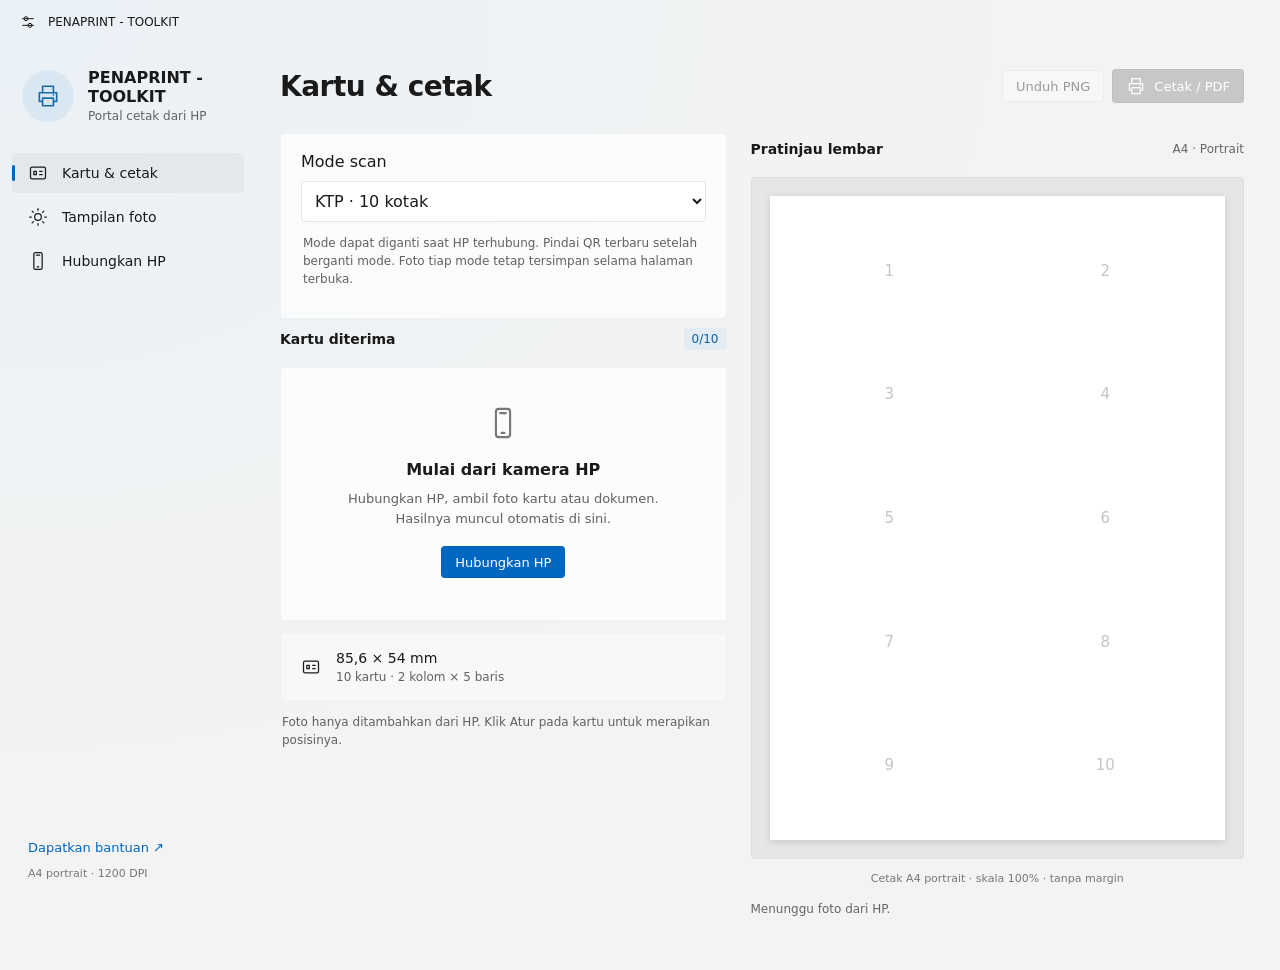
<file: index.html>
<!doctype html>
<html lang="id"><head><meta charset="utf-8"><meta name="viewport" content="width=device-width,initial-scale=1"><title>PENAPRINT - TOOLKIT</title><link rel="stylesheet" href="style.css"><script src="perspective.js" defer></script><script src="vendor/qrcode.min.js" defer></script><script src="pairing.js" defer></script><script src="app.js" defer></script></head>
<body>
<header class="titlebar"><svg class="icon" viewBox="0 0 24 24" fill="none" stroke="currentColor" stroke-width="1.5" stroke-linecap="round" stroke-linejoin="round" aria-hidden="true"><path d="M4 7h16M4 17h16"/><circle cx="9" cy="7" r="3"/><circle cx="15" cy="17" r="3"/></svg><span>PENAPRINT - TOOLKIT</span></header>
<div class="app-shell">
<aside class="navigation" aria-label="Navigasi">
  <div class="profile"><div class="profile-icon"><svg class="icon" viewBox="0 0 24 24" fill="none" stroke="currentColor" stroke-width="1.5" stroke-linecap="round" stroke-linejoin="round" aria-hidden="true"><path d="M7 8V3h10v5M7 17H4V9h16v8h-3M7 14h10v7H7zM17 11h.01"/></svg></div><div><strong>PENAPRINT - TOOLKIT</strong><span>Portal cetak dari HP</span></div></div>
  <nav class="nav-list"><button data-nav="cards" aria-current="page"><svg class="icon" viewBox="0 0 24 24" fill="none" stroke="currentColor" stroke-width="1.5" stroke-linecap="round" stroke-linejoin="round" aria-hidden="true"><rect x="3" y="5" width="18" height="14" rx="2"/><path d="M7 10h3v4H7zM14 10h3m-3 4h3"/></svg><span>Kartu & cetak</span></button><button data-nav="tone"><svg class="icon" viewBox="0 0 24 24" fill="none" stroke="currentColor" stroke-width="1.5" stroke-linecap="round" stroke-linejoin="round" aria-hidden="true"><circle cx="12" cy="12" r="4"/><path d="M12 2v2m0 16v2M2 12h2m16 0h2M5 5l1.5 1.5m11 11L19 19M5 19l1.5-1.5m11-11L19 5"/></svg><span>Tampilan foto</span></button><button data-nav="phone"><svg class="icon" viewBox="0 0 24 24" fill="none" stroke="currentColor" stroke-width="1.5" stroke-linecap="round" stroke-linejoin="round" aria-hidden="true"><rect x="7" y="2" width="10" height="20" rx="2"/><path d="M10 5h4m-3 14h2"/></svg><span>Hubungkan HP</span></button></nav>
  <div class="nav-footer"><a href="camera-help.html" target="_blank" rel="noopener">Dapatkan bantuan ↗</a><span>A4 portrait · 1200 DPI</span></div>
</aside>
<main class="workspace">
  <div class="page-heading"><h1 id="pageTitle">Kartu & cetak</h1><div class="actions"><button id="download" disabled>Unduh PNG</button><button id="print" class="primary" disabled><svg class="icon" viewBox="0 0 24 24" fill="none" stroke="currentColor" stroke-width="1.5" stroke-linecap="round" stroke-linejoin="round" aria-hidden="true"><path d="M7 8V3h10v5M7 17H4V9h16v8h-3M7 14h10v7H7zM17 11h.01"/></svg>Cetak / PDF</button></div></div>
  <div class="content-grid">
    <div class="settings-column">
      <section data-pane="cards"><div class="setting-card"><label for="scanMode">Mode scan</label><select id="scanMode"><option value="ktp">KTP · 10 kotak</option><option value="a4">Dokumen · A4 borderless</option></select><p class="subtle">Mode dapat diganti saat HP terhubung. Pindai QR terbaru setelah berganti mode. Foto tiap mode tetap tersimpan selama halaman terbuka.</p></div>
        <div class="section-heading"><h2>Kartu diterima</h2><span id="count" class="count">0/10</span></div>
        <div class="setting-card card-inbox"><div id="empty" class="empty-state"><svg class="icon" viewBox="0 0 24 24" fill="none" stroke="currentColor" stroke-width="1.5" stroke-linecap="round" stroke-linejoin="round" aria-hidden="true"><rect x="7" y="2" width="10" height="20" rx="2"/><path d="M10 5h4m-3 14h2"/></svg><h3>Mulai dari kamera HP</h3><p>Hubungkan HP, ambil foto kartu atau dokumen.<br>Hasilnya muncul otomatis di sini.</p><button data-nav="phone" class="primary">Hubungkan HP</button></div><ol id="cards" aria-label="Kartu dari HP"></ol><div class="duplicate-controls"><label for="duplicateSource">Kartu yang digandakan</label><select id="duplicateSource" disabled aria-label="Kartu yang digandakan"></select><div class="duplicate-row"><label for="duplicateCount">Salinan tambahan<input id="duplicateCount" type="number" min="1" max="9" step="1" value="1" disabled aria-describedby="duplicateHint"></label><button id="fill" disabled>Gandakan</button></div><p id="duplicateHint" class="subtle">Pilih kartu dan jumlah salinan.</p></div><div class="card-actions"><button id="clear" disabled>Kosongkan lembar</button></div></div>
        <div class="fixed-info"><svg class="icon" viewBox="0 0 24 24" fill="none" stroke="currentColor" stroke-width="1.5" stroke-linecap="round" stroke-linejoin="round" aria-hidden="true"><rect x="3" y="5" width="18" height="14" rx="2"/><path d="M7 10h3v4H7zM14 10h3m-3 4h3"/></svg><div><strong>85,6 × 54 mm</strong><span>10 kartu · 2 kolom × 5 baris</span></div></div>
        <p class="subtle">Foto hanya ditambahkan dari HP. Klik Atur pada kartu untuk merapikan posisinya.</p>
      </section>
      <section data-pane="tone" hidden>
        <div class="section-heading"><h2>Sesuaikan hasil foto</h2><button id="resetTone">Reset</button></div>
<div class="setting-card tone-control"><div class="control-heading"><div><label for="autoEnhance">Perjelas otomatis</label><p>Kurangi bayangan, putihkan latar, dan pertegas teks.</p></div><label class="windows-toggle"><input id="autoEnhance" type="checkbox" role="switch"><span class="toggle-track" aria-hidden="true"></span><span id="autoEnhanceState">Nonaktif</span></label></div><p>Periksa hasil pada foto dan latar berwarna. Matikan untuk kembali ke pengaturan manual.</p></div><div class="setting-card tone-control"><div class="control-heading"><div><label for="grayscale">Grayscale</label><p>Abu-abu penuh (100%) saat diaktifkan</p></div><label class="windows-toggle"><input id="grayscale" type="checkbox" role="switch" checked><span class="toggle-track" aria-hidden="true"></span><span id="grayscaleState">Ya</span></label></div></div><div class="setting-card tone-control"><div class="control-heading"><label for="brightness">Kecerahan</label><div class="number-field"><input id="brightnessValue" aria-label="Nilai kecerahan" type="number" min="25" max="300" step="1" value="100"><span>%</span></div></div><p>Terangkan atau gelapkan seluruh foto</p><input id="brightness" type="range" min="25" max="300" step="1" value="100"></div><div class="setting-card tone-control"><div class="control-heading"><label for="contrast">Kontras</label><div class="number-field"><input id="contrastValue" aria-label="Nilai kontras" type="number" min="25" max="250" step="1" value="100"><span>%</span></div></div><p>Perjelas perbedaan teks dan latar</p><input id="contrast" type="range" min="25" max="250" step="1" value="100"></div><div class="setting-card tone-control"><div class="control-heading"><label for="exposure">Exposure</label><div class="number-field"><input id="exposureValue" aria-label="Nilai exposure" type="number" min="-2" max="2" step="0.1" value="0"><span>EV</span></div></div><p>Tambahkan atau kurangi pencahayaan</p><input id="exposure" type="range" min="-2" max="2" step="0.1" value="0"></div><div class="setting-card tone-control"><div class="control-heading"><label for="denoise">Kurangi noise</label><div class="number-field"><input id="denoiseValue" aria-label="Nilai kurangi noise" type="number" min="0" max="100" step="1" value="0"><span>%</span></div></div><p>Haluskan bintik foto sambil menjaga tepi teks.</p><input id="denoise" type="range" min="0" max="100" step="1" value="0"></div><div class="setting-card tone-control"><div class="control-heading"><label for="sharpness">Ketajaman</label><div class="number-field"><input id="sharpnessValue" aria-label="Nilai ketajaman" type="number" min="0" max="100" step="1" value="0"><span>%</span></div></div><p>Perjelas tepi teks dan foto. Nilai tinggi dapat menimbulkan garis tepi berlebih.</p><input id="sharpness" type="range" min="0" max="100" step="1" value="0"></div><p class="subtle">Berlaku untuk semua kartu dan hasil cetak. Foto asli tetap tersimpan selama halaman ini terbuka.</p>
      </section>
      <section data-pane="phone" id="phoneConnection" hidden>
        <div class="section-heading"><h2>Kamera HP</h2></div><div class="setting-card connection-card"><svg class="icon" viewBox="0 0 24 24" fill="none" stroke="currentColor" stroke-width="1.5" stroke-linecap="round" stroke-linejoin="round" aria-hidden="true"><rect x="7" y="2" width="10" height="20" rx="2"/><path d="M10 5h4m-3 14h2"/></svg><h3>Hubungkan kamera Anda</h3><p>Pindai QR dari HP di Wi-Fi yang sama.</p><div class="actions"><button id="pairPhone" class="primary">Hubungkan HP</button><button id="closePair" hidden>Putuskan</button></div><div id="pairDetails" hidden><div id="pairQr"></div><a id="phoneLink" target="_blank" rel="noopener">Buka kamera HP ↗</a></div><p id="connectionStatus" role="status">Buka portal dari tautan server untuk menghubungkan HP.</p></div>
      </section>
    </div>
    <div class="preview-column"><div class="section-heading"><h2>Pratinjau lembar</h2><span>A4 · Portrait</span></div><div class="paper-wrap"><div id="paper"><div id="slots"></div></div></div><p class="print-note">Cetak A4 portrait · skala 100% · tanpa margin</p><p id="status" role="status" aria-live="polite">Menunggu foto dari HP.</p></div>
  </div>
</main>
</div>
<dialog id="editor">
<div class="editor-heading"><h2>Rapikan foto KTP</h2><button id="cancelEdit">Tutup</button></div>
<p class="hint">Untuk foto dari sudut kamera: geser empat titik ke sudut KTP, urut kiri atas → kanan atas → kanan bawah → kiri bawah, lalu klik Luruskan. Foto asli tidak ditimpa.</p>
<div class="edit-grid"><div><svg id="cornerEditor" aria-label="Atur empat sudut foto" viewBox="0 0 1000 700"></svg><button id="rectify">Luruskan 4 sudut</button><button id="original">Kembali ke foto asli</button><p id="editStatus" role="status"></p></div><div><div id="editPreview"></div><p id="quality" class="hint"></p></div></div>
<div class="adjustments">
<label>Putar 90° <button id="rotate" type="button">↻ Putar kanan</button></label>
<label>Kemiringan (°)<input id="angle" type="number" min="-45" max="45" step="0.1" value="0"></label>
<label>Zoom (%)<input id="zoom" type="number" min="10" max="500" step="1" value="100"></label>
<label>Geser X (% kotak)<input id="offsetX" type="number" min="-100" max="100" step="0.5" value="0"></label>
<label>Geser Y (% kotak)<input id="offsetY" type="number" min="-100" max="100" step="0.5" value="0"></label>
</div><p class="hint">Pratinjau kanan adalah hasil cetak. Zoom dan geser dapat memotong tepi; pastikan seluruh informasi KTP terlihat.</p>
<div class="actions"><button id="resetAdjust">Reset posisi</button><button id="saveEdit" class="primary">Simpan pengaturan</button></div>
</dialog>
</body></html>
</file>
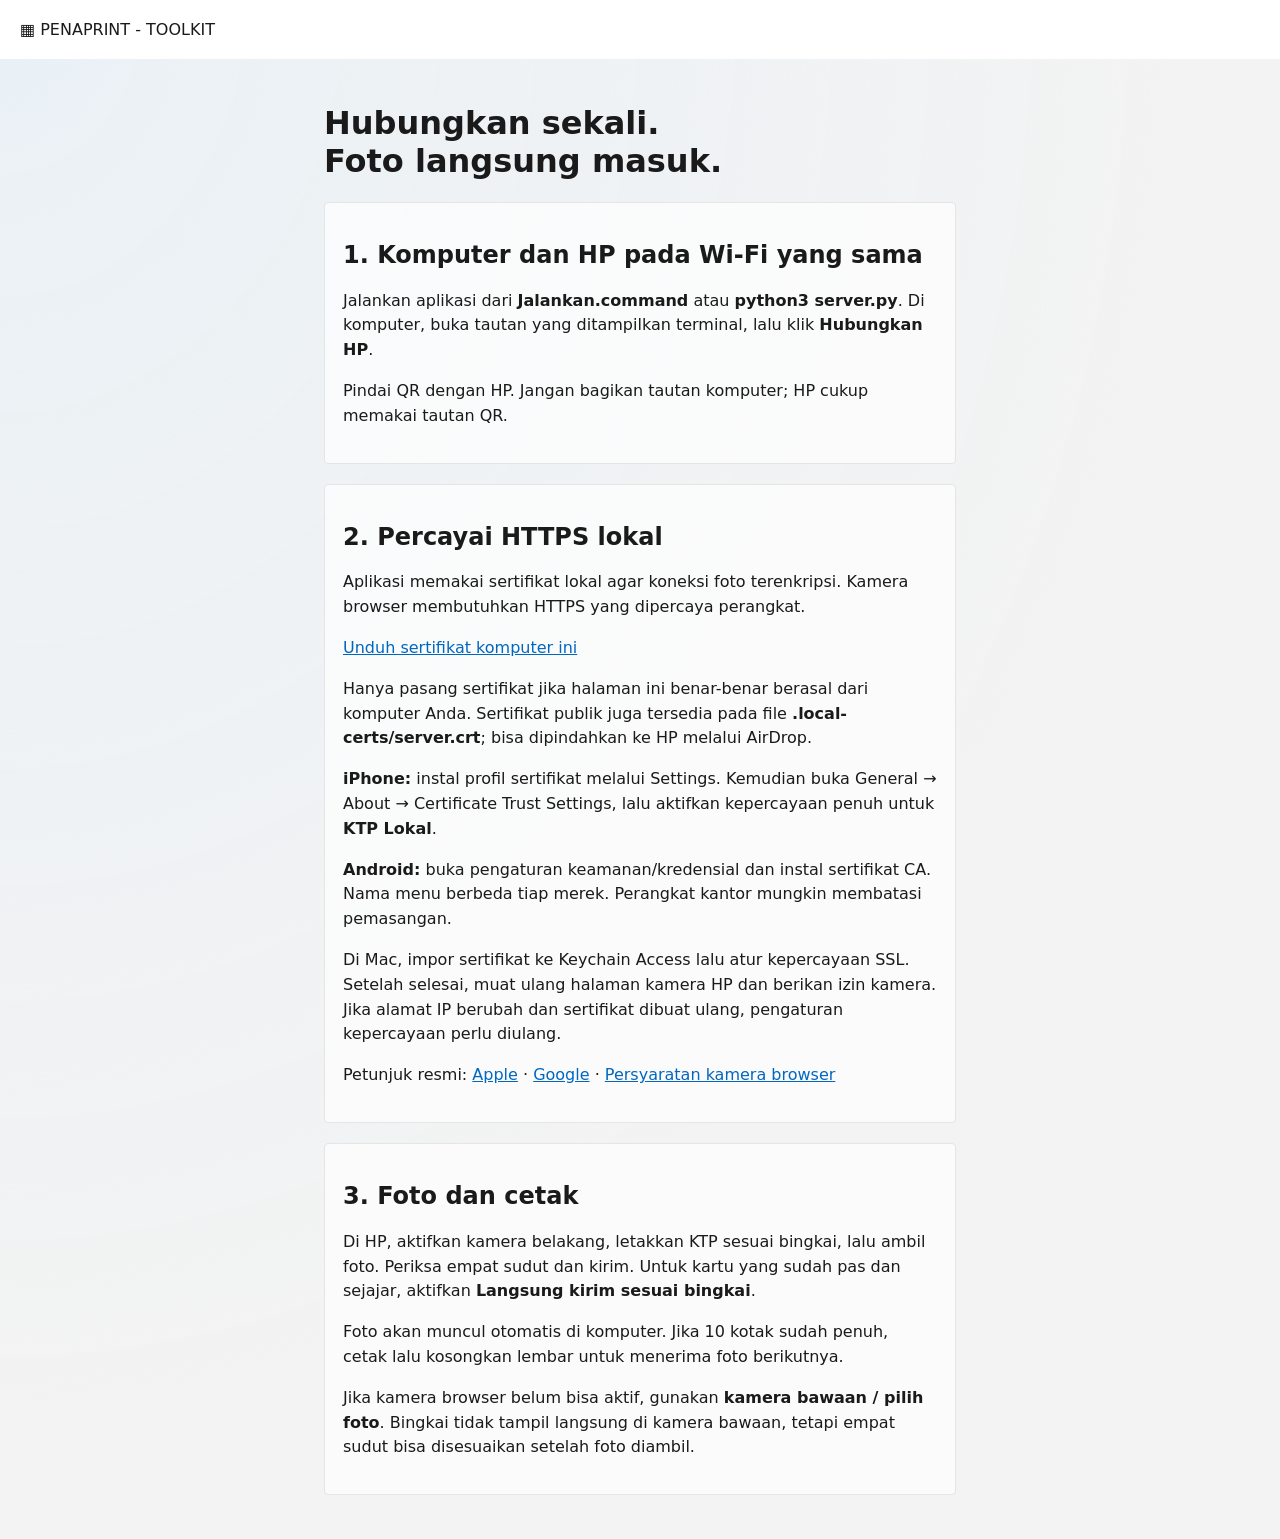
<file: camera-help.html>
<!doctype html><html lang="id"><head><meta charset="utf-8"><meta name="viewport" content="width=device-width,initial-scale=1"><title>PENAPRINT - TOOLKIT | Panduan kamera HP</title><link rel="stylesheet" href="phone.css"></head><body><header>▦ PENAPRINT - TOOLKIT</header><main><h1>Hubungkan sekali.<br>Foto langsung masuk.</h1><section><h2>1. Komputer dan HP pada Wi-Fi yang sama</h2><p>Jalankan aplikasi dari <strong>Jalankan.command</strong> atau <strong>python3 server.py</strong>. Di komputer, buka tautan yang ditampilkan terminal, lalu klik <strong>Hubungkan HP</strong>.</p><p>Pindai QR dengan HP. Jangan bagikan tautan komputer; HP cukup memakai tautan QR.</p></section><section><h2>2. Percayai HTTPS lokal</h2><p>Aplikasi memakai sertifikat lokal agar koneksi foto terenkripsi. Kamera browser membutuhkan HTTPS yang dipercaya perangkat.</p><p><a href="/local-certificate.crt">Unduh sertifikat komputer ini</a></p><p>Hanya pasang sertifikat jika halaman ini benar-benar berasal dari komputer Anda. Sertifikat publik juga tersedia pada file <strong>.local-certs/server.crt</strong>; bisa dipindahkan ke HP melalui AirDrop.</p><p><strong>iPhone:</strong> instal profil sertifikat melalui Settings. Kemudian buka General → About → Certificate Trust Settings, lalu aktifkan kepercayaan penuh untuk <strong>KTP Lokal</strong>.</p><p><strong>Android:</strong> buka pengaturan keamanan/kredensial dan instal sertifikat CA. Nama menu berbeda tiap merek. Perangkat kantor mungkin membatasi pemasangan.</p><p>Di Mac, impor sertifikat ke Keychain Access lalu atur kepercayaan SSL. Setelah selesai, muat ulang halaman kamera HP dan berikan izin kamera. Jika alamat IP berubah dan sertifikat dibuat ulang, pengaturan kepercayaan perlu diulang.</p><p class="hint">Petunjuk resmi: <a href="https://support.apple.com/102390" target="_blank" rel="noopener noreferrer">Apple</a> · <a href="https://support.google.com/pixelphone/answer/2844832?hl=en" target="_blank" rel="noopener noreferrer">Google</a> · <a href="https://developer.mozilla.org/en-US/docs/Web/API/MediaDevices/getUserMedia" target="_blank" rel="noopener noreferrer">Persyaratan kamera browser</a></p></section><section><h2>3. Foto dan cetak</h2><p>Di HP, aktifkan kamera belakang, letakkan KTP sesuai bingkai, lalu ambil foto. Periksa empat sudut dan kirim. Untuk kartu yang sudah pas dan sejajar, aktifkan <strong>Langsung kirim sesuai bingkai</strong>.</p><p>Foto akan muncul otomatis di komputer. Jika 10 kotak sudah penuh, cetak lalu kosongkan lembar untuk menerima foto berikutnya.</p><p>Jika kamera browser belum bisa aktif, gunakan <strong>kamera bawaan / pilih foto</strong>. Bingkai tidak tampil langsung di kamera bawaan, tetapi empat sudut bisa disesuaikan setelah foto diambil.</p></section></main></body></html>
</file>
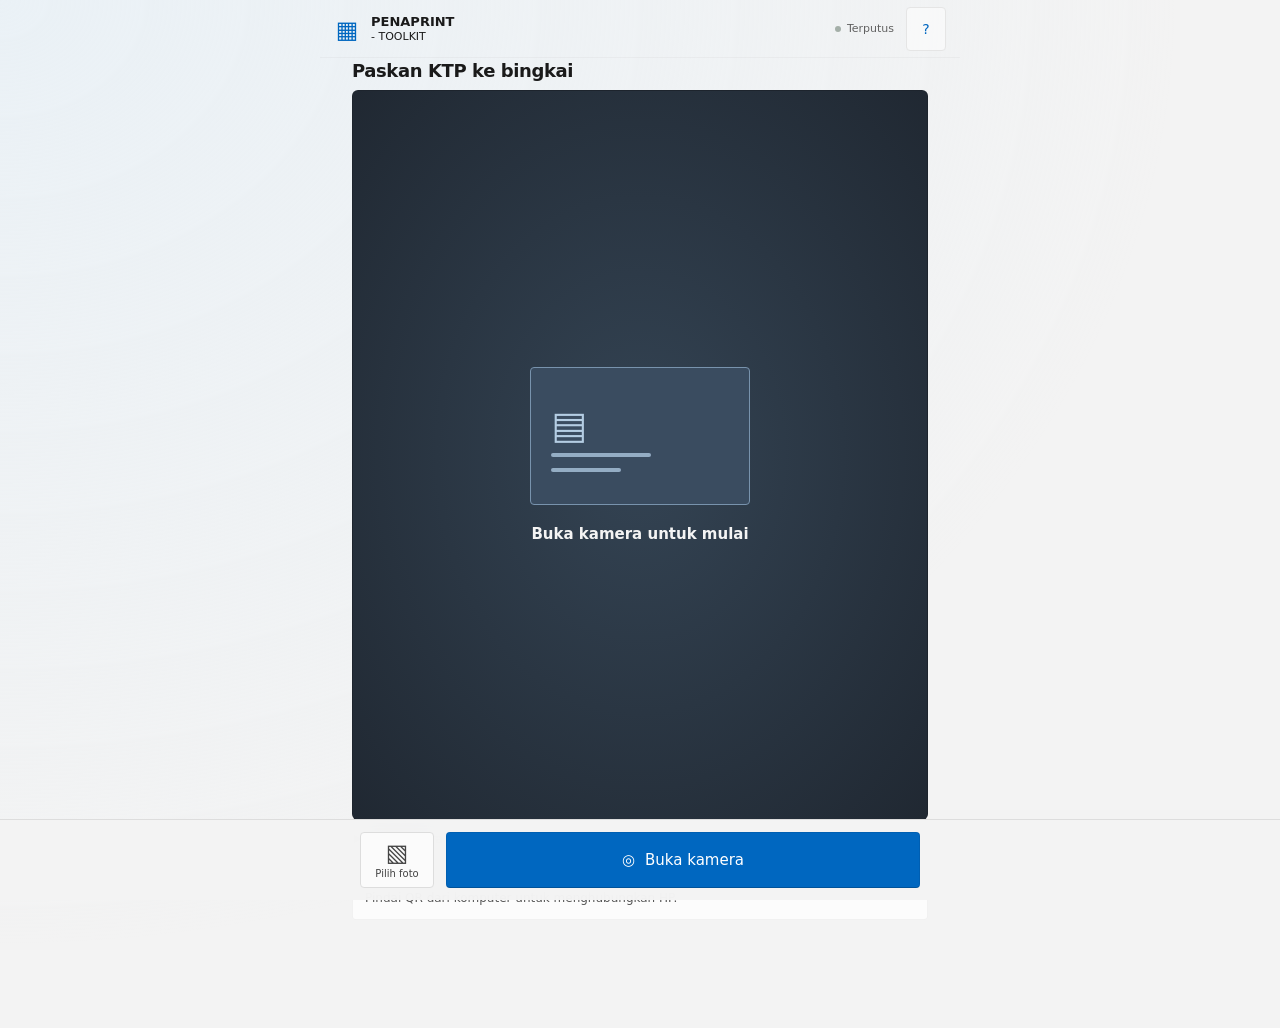
<file: phone.html>
<!doctype html>
<html lang="id"><head><meta charset="utf-8"><meta name="viewport" content="width=device-width,initial-scale=1,viewport-fit=cover"><meta name="theme-color" content="#f3f3f3"><title>PENAPRINT - TOOLKIT | Kamera</title><link rel="stylesheet" href="phone.css"><script src="perspective.js" defer></script><script src="phone.js" defer></script></head>
<body class="camera-app" data-screen="capture">
<header class="topbar"><a class="brand" href="#" aria-label="PENAPRINT - TOOLKIT"><span class="brand-icon">▦</span><span class="brand-name">PENAPRINT <span class="brand-light">- TOOLKIT</span></span></a><span id="connection" class="connection">Menghubungkan…</span><a class="help-button" href="camera-help.html" target="_blank" rel="noopener" aria-label="Bantuan kamera">?</a></header>
<main>

<div id="capturePanel">
<div class="screen-heading capture-heading"><h1>Paskan KTP ke bingkai</h1><p id="frameInstruction">Posisikan kartu tegak, sejajar dengan HP.</p></div>
<div id="cameraStage"><video id="video" autoplay muted playsinline></video><div id="frame"><span>PASKAN TEPI KTP DI SINI</span></div><div id="cameraPlaceholder"><div class="card-outline"><span>▤</span><i></i><i></i></div><strong>Buka kamera untuk mulai</strong></div><span id="cameraBadge" hidden>KAMERA BELAKANG</span></div>
<details class="camera-details"><summary>Opsi kamera</summary><div class="capture-settings"><label class="auto-setting" for="autoSend"><span><strong>Kirim otomatis</strong><small>Lewati pemeriksaan setelah memotret</small></span><input id="autoSend" type="checkbox" role="switch"><span class="switch" aria-hidden="true"></span></label></div>
<p id="resolution">Resolusi akan tampil setelah kamera aktif.</p><p>Foto miring? Matikan Kirim otomatis untuk merapikan empat sudut sebelum mengirim.</p><a href="camera-help.html" target="_blank" rel="noopener">Kamera tidak bisa dibuka?</a></details>
<div class="action-dock"><div class="dock-content"><label class="gallery-button" for="nativeCamera"><span aria-hidden="true">▧</span><span>Pilih foto</span><input id="nativeCamera" type="file" accept="image/*" aria-label="Pilih foto dari galeri"></label><button id="startCamera" class="primary"><span aria-hidden="true">◎</span> Buka kamera</button><button id="shutter" class="primary shutter" disabled hidden><span class="shutter-icon" aria-hidden="true"></span> Ambil foto</button></div><p class="dock-note">Foto dikirim langsung ke komputer Anda</p></div>
</div>
<p id="status" class="status" role="status" aria-live="polite">Mempersiapkan sambungan…</p>
<section id="review" hidden>
<div class="screen-heading"><p class="eyebrow">RAPIKAN TEPI</p><h1>Sudutnya sudah pas?</h1><p>Tarik titik ke empat sudut KTP. Bagian di luar garis akan dipotong.</p></div>
<div class="corner-workspace"><svg id="corners" aria-label="Atur empat sudut KTP"></svg><canvas id="loupe" width="180" height="180" hidden aria-hidden="true"></canvas></div>
<p class="corner-tip"><span>↔</span> Geser titik bernomor. Kaca pembesar membantu melihat tepinya.</p>
<div class="action-dock"><div class="dock-content"><button id="retake" class="secondary">Foto ulang</button><button id="send" class="primary">Kirim ke komputer <span aria-hidden="true">→</span></button></div><p class="dock-note">Sudut akan diluruskan saat dikirim</p></div>
</section>
<section id="sent" hidden>
<div class="success-icon" aria-hidden="true">✓</div><div class="screen-heading"><p class="eyebrow">BERHASIL DIKIRIM</p><h1>Foto sudah terkirim</h1><p>Lanjutkan di komputer untuk mencetak.</p></div><div class="result-card"><img id="result" alt="Hasil KTP yang dikirim"></div><p id="receipt" role="status"></p>
<div class="action-dock"><div class="dock-content"><button id="next" class="primary">Foto KTP berikutnya <span aria-hidden="true">＋</span></button></div><p class="dock-note">Kartu sebelumnya tetap ada di komputer</p></div>
</section>
</main></body></html>
</file>
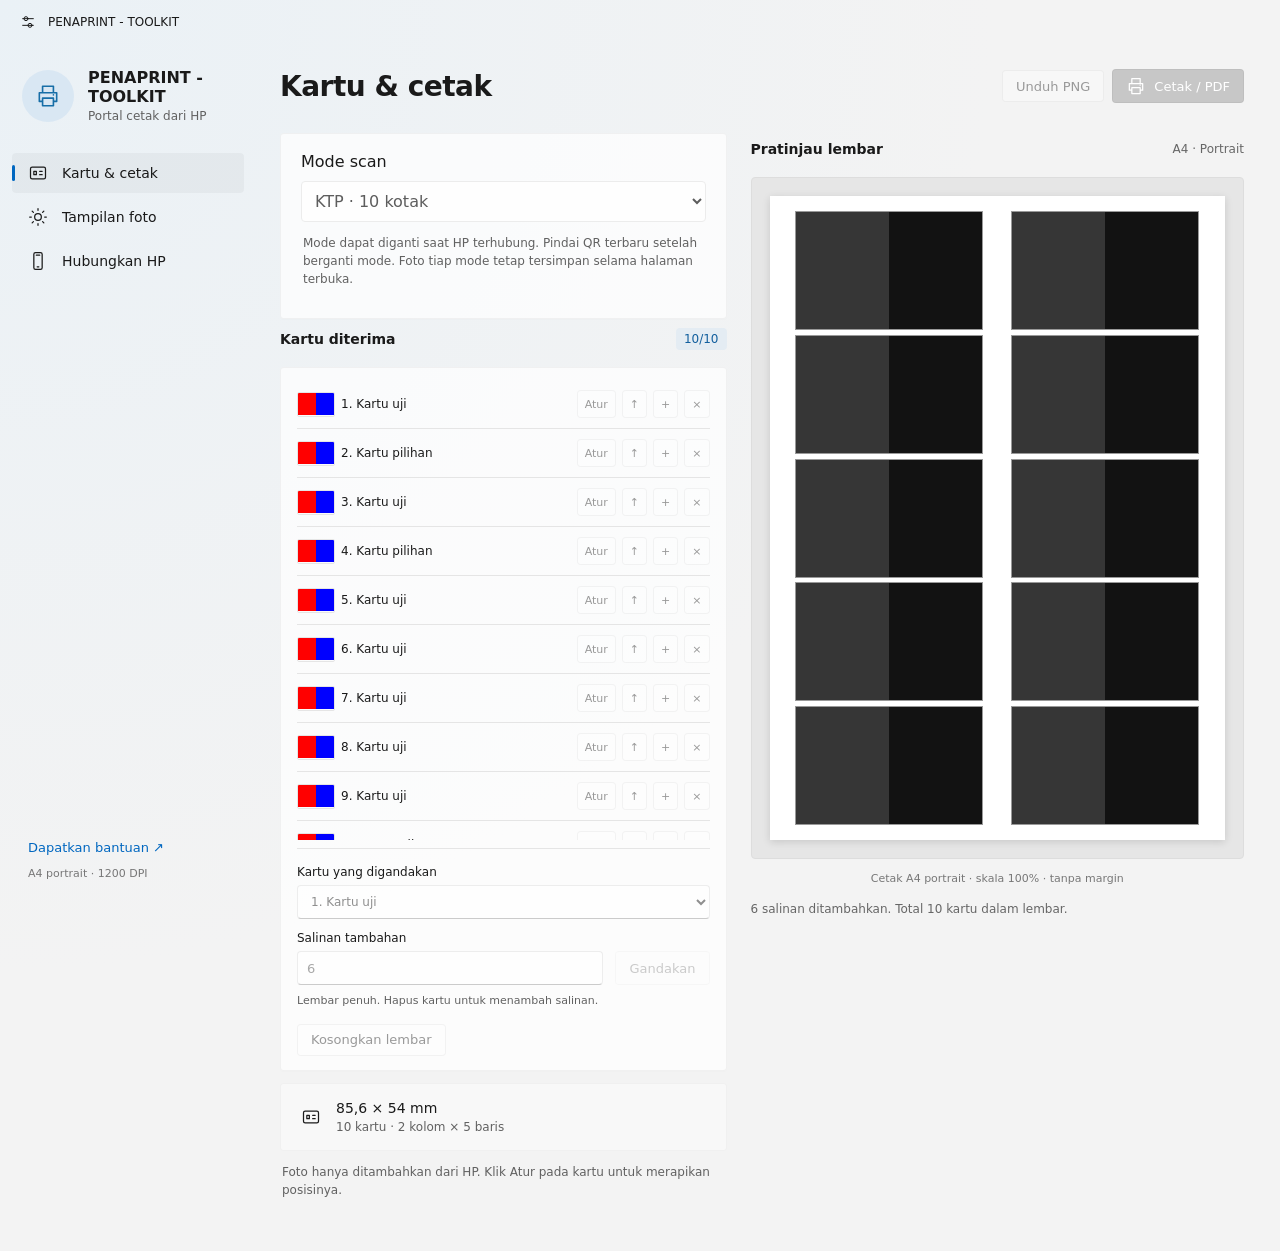
<file: tests/verify-browser.html>
<!doctype html>
<html lang="id"><head><meta charset="utf-8"><meta name="viewport" content="width=device-width,initial-scale=1"><title>PENAPRINT - TOOLKIT</title><link rel="stylesheet" href="../style.css"><script src="../perspective.js" defer></script><script src="../vendor/qrcode.min.js" defer></script><script src="../pairing.js" defer></script><script src="../app.js" defer></script></head>
<body>
<header class="titlebar"><svg class="icon" viewBox="0 0 24 24" fill="none" stroke="currentColor" stroke-width="1.5" stroke-linecap="round" stroke-linejoin="round" aria-hidden="true"><path d="M4 7h16M4 17h16"/><circle cx="9" cy="7" r="3"/><circle cx="15" cy="17" r="3"/></svg><span>PENAPRINT - TOOLKIT</span></header>
<div class="app-shell">
<aside class="navigation" aria-label="Navigasi">
  <div class="profile"><div class="profile-icon"><svg class="icon" viewBox="0 0 24 24" fill="none" stroke="currentColor" stroke-width="1.5" stroke-linecap="round" stroke-linejoin="round" aria-hidden="true"><path d="M7 8V3h10v5M7 17H4V9h16v8h-3M7 14h10v7H7zM17 11h.01"/></svg></div><div><strong>PENAPRINT - TOOLKIT</strong><span>Portal cetak dari HP</span></div></div>
  <nav class="nav-list"><button data-nav="cards" aria-current="page"><svg class="icon" viewBox="0 0 24 24" fill="none" stroke="currentColor" stroke-width="1.5" stroke-linecap="round" stroke-linejoin="round" aria-hidden="true"><rect x="3" y="5" width="18" height="14" rx="2"/><path d="M7 10h3v4H7zM14 10h3m-3 4h3"/></svg><span>Kartu & cetak</span></button><button data-nav="tone"><svg class="icon" viewBox="0 0 24 24" fill="none" stroke="currentColor" stroke-width="1.5" stroke-linecap="round" stroke-linejoin="round" aria-hidden="true"><circle cx="12" cy="12" r="4"/><path d="M12 2v2m0 16v2M2 12h2m16 0h2M5 5l1.5 1.5m11 11L19 19M5 19l1.5-1.5m11-11L19 5"/></svg><span>Tampilan foto</span></button><button data-nav="phone"><svg class="icon" viewBox="0 0 24 24" fill="none" stroke="currentColor" stroke-width="1.5" stroke-linecap="round" stroke-linejoin="round" aria-hidden="true"><rect x="7" y="2" width="10" height="20" rx="2"/><path d="M10 5h4m-3 14h2"/></svg><span>Hubungkan HP</span></button></nav>
  <div class="nav-footer"><a href="camera-help.html" target="_blank" rel="noopener">Dapatkan bantuan ↗</a><span>A4 portrait · 1200 DPI</span></div>
</aside>
<main class="workspace">
  <div class="page-heading"><h1 id="pageTitle">Kartu & cetak</h1><div class="actions"><button id="download" disabled>Unduh PNG</button><button id="print" class="primary" disabled><svg class="icon" viewBox="0 0 24 24" fill="none" stroke="currentColor" stroke-width="1.5" stroke-linecap="round" stroke-linejoin="round" aria-hidden="true"><path d="M7 8V3h10v5M7 17H4V9h16v8h-3M7 14h10v7H7zM17 11h.01"/></svg>Cetak / PDF</button></div></div>
  <div class="content-grid">
    <div class="settings-column">
      <section data-pane="cards"><div class="setting-card"><label for="scanMode">Mode scan</label><select id="scanMode"><option value="ktp">KTP · 10 kotak</option><option value="a4">Dokumen · A4 borderless</option></select><p class="subtle">Mode dapat diganti saat HP terhubung. Pindai QR terbaru setelah berganti mode. Foto tiap mode tetap tersimpan selama halaman terbuka.</p></div>
        <div class="section-heading"><h2>Kartu diterima</h2><span id="count" class="count">0/10</span></div>
        <div class="setting-card card-inbox"><div id="empty" class="empty-state"><svg class="icon" viewBox="0 0 24 24" fill="none" stroke="currentColor" stroke-width="1.5" stroke-linecap="round" stroke-linejoin="round" aria-hidden="true"><rect x="7" y="2" width="10" height="20" rx="2"/><path d="M10 5h4m-3 14h2"/></svg><h3>Mulai dari kamera HP</h3><p>Hubungkan HP, ambil foto kartu atau dokumen.<br>Hasilnya muncul otomatis di sini.</p><button data-nav="phone" class="primary">Hubungkan HP</button></div><ol id="cards" aria-label="Kartu dari HP"></ol><div class="duplicate-controls"><label for="duplicateSource">Kartu yang digandakan</label><select id="duplicateSource" disabled aria-label="Kartu yang digandakan"></select><div class="duplicate-row"><label for="duplicateCount">Salinan tambahan<input id="duplicateCount" type="number" min="1" max="9" step="1" value="1" disabled aria-describedby="duplicateHint"></label><button id="fill" disabled>Gandakan</button></div><p id="duplicateHint" class="subtle">Pilih kartu dan jumlah salinan.</p></div><div class="card-actions"><button id="clear" disabled>Kosongkan lembar</button></div></div>
        <div class="fixed-info"><svg class="icon" viewBox="0 0 24 24" fill="none" stroke="currentColor" stroke-width="1.5" stroke-linecap="round" stroke-linejoin="round" aria-hidden="true"><rect x="3" y="5" width="18" height="14" rx="2"/><path d="M7 10h3v4H7zM14 10h3m-3 4h3"/></svg><div><strong>85,6 × 54 mm</strong><span>10 kartu · 2 kolom × 5 baris</span></div></div>
        <p class="subtle">Foto hanya ditambahkan dari HP. Klik Atur pada kartu untuk merapikan posisinya.</p>
      </section>
      <section data-pane="tone" hidden>
        <div class="section-heading"><h2>Sesuaikan hasil foto</h2><button id="resetTone">Reset</button></div>
<div class="setting-card tone-control"><div class="control-heading"><div><label for="autoEnhance">Perjelas otomatis</label><p>Kurangi bayangan, putihkan latar, dan pertegas teks.</p></div><label class="windows-toggle"><input id="autoEnhance" type="checkbox" role="switch"><span class="toggle-track" aria-hidden="true"></span><span id="autoEnhanceState">Nonaktif</span></label></div><p>Periksa hasil pada foto dan latar berwarna. Matikan untuk kembali ke pengaturan manual.</p></div><div class="setting-card tone-control"><div class="control-heading"><div><label for="grayscale">Grayscale</label><p>Abu-abu penuh (100%) saat diaktifkan</p></div><label class="windows-toggle"><input id="grayscale" type="checkbox" role="switch" checked><span class="toggle-track" aria-hidden="true"></span><span id="grayscaleState">Ya</span></label></div></div><div class="setting-card tone-control"><div class="control-heading"><label for="brightness">Kecerahan</label><div class="number-field"><input id="brightnessValue" aria-label="Nilai kecerahan" type="number" min="25" max="300" step="1" value="100"><span>%</span></div></div><p>Terangkan atau gelapkan seluruh foto</p><input id="brightness" type="range" min="25" max="300" step="1" value="100"></div><div class="setting-card tone-control"><div class="control-heading"><label for="contrast">Kontras</label><div class="number-field"><input id="contrastValue" aria-label="Nilai kontras" type="number" min="25" max="250" step="1" value="100"><span>%</span></div></div><p>Perjelas perbedaan teks dan latar</p><input id="contrast" type="range" min="25" max="250" step="1" value="100"></div><div class="setting-card tone-control"><div class="control-heading"><label for="exposure">Exposure</label><div class="number-field"><input id="exposureValue" aria-label="Nilai exposure" type="number" min="-2" max="2" step="0.1" value="0"><span>EV</span></div></div><p>Tambahkan atau kurangi pencahayaan</p><input id="exposure" type="range" min="-2" max="2" step="0.1" value="0"></div><div class="setting-card tone-control"><div class="control-heading"><label for="denoise">Kurangi noise</label><div class="number-field"><input id="denoiseValue" aria-label="Nilai kurangi noise" type="number" min="0" max="100" step="1" value="0"><span>%</span></div></div><p>Haluskan bintik foto sambil menjaga tepi teks.</p><input id="denoise" type="range" min="0" max="100" step="1" value="0"></div><div class="setting-card tone-control"><div class="control-heading"><label for="sharpness">Ketajaman</label><div class="number-field"><input id="sharpnessValue" aria-label="Nilai ketajaman" type="number" min="0" max="100" step="1" value="0"><span>%</span></div></div><p>Perjelas tepi teks dan foto. Nilai tinggi dapat menimbulkan garis tepi berlebih.</p><input id="sharpness" type="range" min="0" max="100" step="1" value="0"></div><p class="subtle">Berlaku untuk semua kartu dan hasil cetak. Foto asli tetap tersimpan selama halaman ini terbuka.</p>
      </section>
      <section data-pane="phone" id="phoneConnection" hidden>
        <div class="section-heading"><h2>Kamera HP</h2></div><div class="setting-card connection-card"><svg class="icon" viewBox="0 0 24 24" fill="none" stroke="currentColor" stroke-width="1.5" stroke-linecap="round" stroke-linejoin="round" aria-hidden="true"><rect x="7" y="2" width="10" height="20" rx="2"/><path d="M10 5h4m-3 14h2"/></svg><h3>Hubungkan kamera Anda</h3><p>Pindai QR dari HP di Wi-Fi yang sama.</p><div class="actions"><button id="pairPhone" class="primary">Hubungkan HP</button><button id="closePair" hidden>Putuskan</button></div><div id="pairDetails" hidden><div id="pairQr"></div><a id="phoneLink" target="_blank" rel="noopener">Buka kamera HP ↗</a></div><p id="connectionStatus" role="status">Buka portal dari tautan server untuk menghubungkan HP.</p></div>
      </section>
    </div>
    <div class="preview-column"><div class="section-heading"><h2>Pratinjau lembar</h2><span>A4 · Portrait</span></div><div class="paper-wrap"><div id="paper"><div id="slots"></div></div></div><p class="print-note">Cetak A4 portrait · skala 100% · tanpa margin</p><p id="status" role="status" aria-live="polite">Menunggu foto dari HP.</p></div>
  </div>
</main>
</div>
<dialog id="editor">
<div class="editor-heading"><h2>Rapikan foto KTP</h2><button id="cancelEdit">Tutup</button></div>
<p class="hint">Untuk foto dari sudut kamera: geser empat titik ke sudut KTP, urut kiri atas → kanan atas → kanan bawah → kiri bawah, lalu klik Luruskan. Foto asli tidak ditimpa.</p>
<div class="edit-grid"><div><svg id="cornerEditor" aria-label="Atur empat sudut foto" viewBox="0 0 1000 700"></svg><button id="rectify">Luruskan 4 sudut</button><button id="original">Kembali ke foto asli</button><p id="editStatus" role="status"></p></div><div><div id="editPreview"></div><p id="quality" class="hint"></p></div></div>
<div class="adjustments">
<label>Putar 90° <button id="rotate" type="button">↻ Putar kanan</button></label>
<label>Kemiringan (°)<input id="angle" type="number" min="-45" max="45" step="0.1" value="0"></label>
<label>Zoom (%)<input id="zoom" type="number" min="10" max="500" step="1" value="100"></label>
<label>Geser X (% kotak)<input id="offsetX" type="number" min="-100" max="100" step="0.5" value="0"></label>
<label>Geser Y (% kotak)<input id="offsetY" type="number" min="-100" max="100" step="0.5" value="0"></label>
</div><p class="hint">Pratinjau kanan adalah hasil cetak. Zoom dan geser dapat memotong tepi; pastikan seluruh informasi KTP terlihat.</p>
<div class="actions"><button id="resetAdjust">Reset posisi</button><button id="saveEdit" class="primary">Simpan pengaturan</button></div>
</dialog>
<script src="verify-browser.js" defer></script></body></html>
</file>
<file: style.css>
:root{font-family:"Segoe UI Variable","Segoe UI",system-ui,-apple-system,sans-serif;color:#1a1a1a;background:#f3f3f3;font-synthesis:none;--accent:#0067c0;--muted:#616161;--line:#e5e5e5;--surface:#ffffffb3}*{box-sizing:border-box}[hidden]{display:none!important}body{margin:0;background:radial-gradient(ellipse at 0 0,#eaf1f6 0,transparent 55%),#f3f3f3;min-height:100vh}button,input,select{font:inherit}button,a,summary{touch-action:manipulation}button{min-height:32px;border:1px solid #00000012;border-bottom-color:#0003;background:#ffffffb3;border-radius:4px;padding:6px 13px;font-size:13px;color:#1a1a1a;cursor:pointer;display:inline-flex;align-items:center;justify-content:center;gap:8px}button:hover:enabled{background:#f9f9f9}button:active:enabled{background:#f0f0f0;border-bottom-color:#00000012;color:#555}button:disabled{color:#999;border-color:#0000000b;background:#ffffff55;cursor:default}.primary{background:var(--accent);color:white;border-color:#00000010}.primary:hover:enabled{background:#1976c9}.primary:active:enabled{background:#3184ca;color:#ffffffb3}.primary:disabled{background:#c7c7c7;color:#fff}a{color:var(--accent);text-decoration:none;font-size:13px}a:hover{text-decoration:underline}button:focus-visible,a:focus-visible,input:focus-visible{outline:2px solid #1a1a1a;outline-offset:3px}.icon{width:20px;height:20px;flex-shrink:0}.titlebar{height:44px;padding:0 20px;display:flex;align-items:center;gap:12px;font-size:12px}.titlebar .icon{width:16px;height:16px}.app-shell{display:grid;grid-template-columns:256px minmax(0,1fr);max-width:1660px;margin:auto}.navigation{padding:24px 12px 20px;align-self:start;position:sticky;top:0;min-height:calc(100vh - 44px);display:flex;flex-direction:column}.profile{display:flex;gap:14px;align-items:center;padding:0 10px 30px}.profile-icon{width:52px;height:52px;border-radius:50%;background:#d9e7f3;display:grid;place-items:center;color:#176ea7}.profile-icon .icon{width:26px;height:26px}.profile strong{display:block;font-weight:600;font-size:16px}.profile span{font-size:12px;color:var(--muted);display:block;margin-top:3px}.nav-list{display:grid;gap:4px}.nav-list button{position:relative;justify-content:flex-start;text-align:left;min-height:40px;background:transparent;border:0;padding:10px 16px;gap:14px;font-size:14px;border-radius:4px}.nav-list button:hover{background:#ffffff70}.nav-list button[aria-current]{background:#00000009}.nav-list button[aria-current]::before{content:"";position:absolute;left:0;top:12px;bottom:12px;width:3px;border-radius:4px;background:var(--accent)}.nav-footer{margin-top:auto;padding:36px 16px 0;display:grid;gap:12px}.nav-footer span{font-size:11px;color:#777}.workspace{padding:25px 36px 40px 24px;min-width:0}.page-heading{display:flex;align-items:center;justify-content:space-between;gap:18px;margin-bottom:30px;flex-wrap:wrap}h1{font-size:28px;font-weight:600;letter-spacing:-.5px;margin:0}h2{font-size:14px;font-weight:600;margin:0}h3{font-size:16px;font-weight:600;margin:0}p{line-height:1.5}.actions{display:flex;align-items:center;gap:8px;flex-wrap:wrap}.content-grid{display:grid;grid-template-columns:minmax(280px,.95fr) minmax(320px,1.05fr);gap:24px;align-items:start}.settings-column,.preview-column{min-width:0}.section-heading{display:flex;align-items:center;justify-content:space-between;gap:10px;min-height:32px;margin-bottom:12px}.section-heading>span{font-size:12px;color:#666}.setting-card{background:var(--surface);border:1px solid #0000000b;border-radius:4px;margin-bottom:4px;padding:18px 20px;box-shadow:0 1px 1px #00000003}.count{background:#e4ecf3;color:#125f9e!important;border-radius:4px;padding:4px 8px;font-size:12px}.empty-state{text-align:center;padding:26px 8px 30px}.empty-state>.icon{width:34px;height:34px;color:#777;margin-bottom:16px}.empty-state p{font-size:13px;color:var(--muted);margin:10px 0 18px}.card-inbox{padding:12px 16px}.card-actions{display:flex;gap:8px;justify-content:space-between;padding:14px 0 2px}.card-inbox:has(#cards:empty) .card-actions{display:none}#cards{list-style:none;margin:0;padding:0;max-height:460px;overflow:auto;scrollbar-width:thin}#cards li{display:flex;align-items:center;gap:6px;padding:10px 0;border-bottom:1px solid var(--line)}#cards li img{width:38px;height:25px;object-fit:contain;border:1px solid var(--line);border-radius:2px}#cards li span{flex:1;min-width:0;font-size:12px;white-space:nowrap;text-overflow:ellipsis;overflow:hidden}#cards li button{padding:4px 7px;font-size:11px;min-height:28px}#cards li:last-child{border:0}.fixed-info{display:flex;align-items:center;gap:15px;background:#ffffff65;border:1px solid #00000008;padding:16px 20px;border-radius:4px;margin-top:12px}.fixed-info strong{display:block;font-size:14px;font-weight:400}.fixed-info span{display:block;font-size:12px;color:var(--muted);margin-top:4px}.subtle{font-size:12px;color:var(--muted);margin:12px 2px}.paper-wrap{padding:18px;background:#e6e6e6;border:1px solid #ddd;border-radius:4px;max-width:600px;margin:auto}#paper{width:100%;aspect-ratio:210/297;position:relative;background:white;overflow:hidden;box-shadow:0 2px 8px #0002}#slots{position:absolute;inset:0}.slot{position:absolute;overflow:hidden;display:flex;justify-content:center;align-items:center}.slot.framed{outline:1px solid #999}.slot svg{width:100%;height:100%;display:block}.slot-number{font-size:15px;color:#c4c4c4}.print-note{text-align:center;font-size:11px;color:#777;margin:12px 0}#status{font-size:12px;color:#666;line-height:1.5}.presets>label{font-size:13px;display:block;margin-bottom:12px}.preset-buttons{display:flex;gap:6px;flex-wrap:wrap}.preset-buttons button{font-size:12px;padding:5px 9px}.preset-buttons button[aria-pressed="true"]{color:#005a9e;border-color:#0078d4;background:#edf5fc}.control-heading{display:flex;align-items:center;justify-content:space-between;gap:16px}.control-heading label{font-size:14px}.tone-control p{font-size:12px;color:var(--muted);margin:4px 0 14px}.number-field{display:flex;align-items:center;gap:5px}.number-field input{width:68px;padding:4px 5px 4px 8px;border:1px solid #ddd;border-bottom-color:#888;border-radius:4px;min-height:30px;font-size:12px;background:#ffffffaa;color:#222;font-variant-numeric:tabular-nums}.number-field input:focus{border-bottom:2px solid var(--accent)}.number-field span{font-size:11px;color:#777;min-width:16px}.tone-control input[type="range"]{appearance:none;-webkit-appearance:none;width:100%;height:24px;background:transparent;margin:0;cursor:pointer;display:block;--fill:0%}.tone-control input[type="range"]::-webkit-slider-runnable-track{height:4px;border-radius:5px;background:linear-gradient(to right,var(--accent) var(--fill),#8a8a8a var(--fill))}.tone-control input[type="range"]::-webkit-slider-thumb{appearance:none;-webkit-appearance:none;width:20px;height:20px;margin-top:-8px;border:5px solid white;background:var(--accent);box-shadow:0 0 0 1px #0002,0 1px 2px #0002;border-radius:50%}.tone-control input[type="range"]::-moz-range-track{height:4px;border-radius:5px;background:#8a8a8a}.tone-control input[type="range"]::-moz-range-progress{height:4px;background:var(--accent)}.tone-control input[type="range"]::-moz-range-thumb{width:10px;height:10px;border:5px solid white;background:var(--accent);border-radius:50%;box-shadow:0 0 0 1px #0002}.tone-control input:disabled{opacity:.4;cursor:default}.comparison{display:grid;grid-template-columns:1fr 1fr;gap:12px;padding-top:10px}.comparison span{font-size:12px;color:#666;display:block;margin-bottom:6px}.comparison svg{display:block;width:100%;aspect-ratio:85.6/54;background:white;border:1px solid #ddd}.connection-card{text-align:center;padding:28px 20px}.connection-card>.icon{width:32px;height:32px;color:#666;margin-bottom:16px}.connection-card p{font-size:13px;color:#666}.connection-card .actions{justify-content:center;margin:18px 0}#pairQr{width:224px;padding:12px;background:white;margin:20px auto 12px;border:1px solid #ddd}#connectionStatus{font-size:12px;overflow-wrap:anywhere}.preview-column{position:sticky;top:20px}dialog{width:min(980px,96vw);max-height:94vh;overflow:auto;border:1px solid #ddd;border-radius:8px;padding:24px;background:#f9f9f9;box-shadow:0 12px 40px #0003;color:#222}dialog::backdrop{background:#0005}.editor-heading{display:flex;justify-content:space-between;align-items:center}.hint{font-size:12px;color:#666}.edit-grid{display:grid;grid-template-columns:2fr 1fr;gap:24px;align-items:start}#cornerEditor{width:100%;max-height:430px;display:block;touch-action:none;background:#eee;margin-bottom:12px}#cornerEditor circle{cursor:grab;fill:white;stroke:var(--accent);stroke-width:3}#editPreview{width:100%;max-width:300px;margin:auto;background:white;border:1px solid #ddd}#editPreview svg{display:block;width:100%;height:100%}.adjustments{display:flex;flex-wrap:wrap;gap:16px;margin:20px 0}.adjustments label{display:flex;flex-direction:column;gap:8px;flex:1;min-width:100px;font-size:12px}.adjustments input{width:100%;padding:8px;border:1px solid #ccc;border-radius:4px;background:white}#editStatus{font-size:12px;color:#666}@media(max-width:1200px){.app-shell{grid-template-columns:218px minmax(0,1fr)}.workspace{padding:24px 20px}.content-grid{grid-template-columns:minmax(245px,.9fr) minmax(280px,1fr);gap:16px}.setting-card{padding:16px}.page-heading{margin-bottom:22px}h1{font-size:25px}}@media(max-width:950px){.content-grid{grid-template-columns:1fr}.preview-column{position:static}.paper-wrap{max-width:460px}.profile{padding-left:4px;gap:10px}.navigation{padding-left:8px;padding-right:8px}}@media(max-width:650px){.app-shell{display:block}.navigation{position:static;min-height:0;padding:8px 14px}.profile,.nav-footer{display:none}.nav-list{display:flex;gap:4px}.nav-list button{flex:1;justify-content:center;padding:9px 6px;gap:6px;font-size:11px}.nav-list .icon{width:16px;height:16px}.nav-list button[aria-current]::before{top:auto;bottom:0;left:25%;right:25%;width:auto;height:3px}.workspace{padding:18px 14px}.page-heading{gap:14px}h1{font-size:25px}.actions button{font-size:12px}.titlebar{height:36px;padding:0 14px}.edit-grid{gap:12px;grid-template-columns:1fr 1fr}.setting-card{padding:16px}dialog{padding:16px}}@page{size:210mm 297mm;margin:0}@media print{html,body{width:210mm;height:297mm;margin:0!important;padding:0!important;background:white}.titlebar,.navigation,.page-heading,.settings-column,.section-heading,.print-note,#status,dialog{display:none!important}.app-shell,.workspace,.content-grid,.preview-column,.paper-wrap{display:block;position:static;width:210mm;height:297mm;max-width:none;margin:0!important;padding:0!important;border:0;border-radius:0;background:white}#paper{width:210mm;height:297mm;aspect-ratio:auto;box-shadow:none;break-inside:avoid;print-color-adjust:exact;-webkit-print-color-adjust:exact}.slot.framed{outline:.15mm solid #555}.slot-number{display:none}}

.duplicate-controls{border-top:1px solid var(--line);padding-top:16px;margin-top:8px}.duplicate-controls>label{display:block;font-size:12px;margin-bottom:6px}.duplicate-controls select{width:100%;min-height:34px;padding:6px 9px;border:1px solid #ddd;border-bottom-color:#999;border-radius:4px;background:white;font:inherit;font-size:12px;color:#222}.duplicate-row{display:flex;align-items:flex-end;gap:12px;margin-top:12px}.duplicate-row label{flex:1;font-size:12px;display:flex;flex-direction:column;gap:6px}.duplicate-row input{width:100%;min-height:34px;padding:6px 9px;border:1px solid #ddd;border-bottom-color:#999;border-radius:4px;background:white;font:inherit;font-size:13px}.duplicate-row button{min-height:34px}.duplicate-controls .subtle{font-size:11px;margin:8px 0 0}.card-inbox:has(#cards:empty) .duplicate-controls{display:none}.duplicate-controls :disabled{opacity:.5}

.windows-toggle{display:flex;align-items:center;gap:10px;position:relative;cursor:pointer;min-height:44px;min-width:96px;font-size:13px}.windows-toggle input{position:absolute;left:0;width:40px;height:24px;opacity:0}.toggle-track{width:40px;height:20px;border:1px solid #666;border-radius:12px;background:#ffffff80;padding:3px;flex-shrink:0}.toggle-track::after{content:"";display:block;width:12px;height:12px;border-radius:50%;background:#666;transition:transform .12s}.windows-toggle input:checked+.toggle-track{background:#0067c0;border-color:#0067c0}.windows-toggle input:checked+.toggle-track::after{background:white;transform:translateX(18px)}.windows-toggle input:focus-visible+.toggle-track{outline:2px solid #222;outline-offset:3px}.windows-toggle input:disabled~span{opacity:.5}

.profile-icon{flex-shrink:0}.profile strong{overflow-wrap:break-word}

#scanMode{display:block;width:100%;margin-top:10px;padding:9px;border:1px solid var(--line);border-radius:4px;background:white;color:inherit;font:inherit}
</file>
<file: phone.css>
:root{font-family:"Segoe UI Variable","Segoe UI",system-ui,-apple-system,sans-serif;color:#203a32;background:#f5f7f6;font-synthesis:none}*{box-sizing:border-box}body{margin:0}button,input,a,label,summary{-webkit-tap-highlight-color:transparent}button,a,label,summary{touch-action:manipulation}button,input{font:inherit}a{color:#126b50}button{cursor:pointer}button:disabled{opacity:.5;cursor:wait}[hidden]{display:none!important}body:not(.camera-app) header{padding:20px;background:white}body:not(.camera-app) main{max-width:680px;padding:24px;margin:auto}body:not(.camera-app) section{background:white;padding:18px;border-radius:16px;margin:20px 0}p{line-height:1.55}.camera-app{--green:#0067c0;--muted:#616161;--line:#e5e5e5;padding-bottom:calc(122px + env(safe-area-inset-bottom));min-height:100svh}.topbar{height:72px;display:flex;align-items:center;gap:12px;max-width:640px;margin:auto;padding:12px 20px}.brand{display:flex;align-items:center;gap:5px;text-decoration:none;color:#203a32;font-weight:750;font-size:18px;white-space:nowrap}.brand-icon{display:grid;place-items:center;width:32px;height:32px;background:var(--green);color:white;border-radius:10px;font-size:25px;margin-right:5px}.brand-light{font-weight:400}.connection{margin-left:auto;font-size:11px;color:var(--muted);display:flex;align-items:center;gap:6px}.connection::before{content:"";width:6px;height:6px;border-radius:50%;background:#a4afa8;flex-shrink:0}.connection.online::before{background:#27a871}.help-button{display:grid;place-items:center;min-width:44px;min-height:44px;text-decoration:none;font-weight:700;border:1px solid var(--line);border-radius:50%;font-size:16px}.camera-app main{max-width:600px;margin:auto;padding:0 20px}.steps{display:flex;align-items:center;gap:12px;margin:6px 0 26px;font-size:12px;color:#7b8982}.steps span{display:flex;align-items:center;gap:7px;white-space:nowrap}.steps b{display:grid;place-items:center;width:23px;height:23px;border-radius:50%;background:#e7ece8;font-size:11px}.steps i{flex:1;height:1px;background:var(--line)}.steps [aria-current]{color:var(--green);font-weight:700}.steps [aria-current] b{background:var(--green);color:white}.screen-heading{margin-bottom:20px}.eyebrow{font-size:10px!important;letter-spacing:1.8px;font-weight:750;color:var(--green)!important;margin:0 0 8px!important}.screen-heading h1{font-size:clamp(23px,6vw,30px);letter-spacing:-.8px;line-height:1.2;margin:0 0 10px}.screen-heading p{font-size:14px;color:var(--muted);margin:0;max-width:420px}#cameraStage{position:relative;height:clamp(250px,39svh,380px);background:#182a24;border-radius:22px;overflow:hidden;isolation:isolate}video{width:100%;height:100%;object-fit:contain;display:block}video:not(.ready){visibility:hidden}#cameraPlaceholder{position:absolute;inset:0;display:flex;flex-direction:column;align-items:center;justify-content:center;color:#f1f7f3;gap:10px;background:radial-gradient(ellipse at 50% 45%,#2c493b,#182a24)}#cameraPlaceholder strong{font-size:15px;font-weight:550;margin-top:10px}#cameraPlaceholder>span{font-size:12px;color:#acc2b4}.card-outline{width:155px;height:98px;border:1px solid #749b84;border-radius:10px;position:relative;background:#304e3d}.card-outline span{position:absolute;top:22px;left:16px;font-size:38px;color:#87b59a}.card-outline i{position:absolute;width:54px;height:4px;border-radius:4px;background:#82a58f;right:17px;top:37px}.card-outline i+i{top:53px;width:40px;right:31px}#frame{position:absolute;border:2px solid #97efb6;border-radius:10px;box-shadow:0 0 0 2000px #0005;pointer-events:none;display:none}#frame span{position:absolute;left:0;right:0;top:-24px;text-align:center;color:#d4f8df;letter-spacing:1px;font-size:8px;white-space:nowrap}#cameraBadge{position:absolute;bottom:14px;left:50%;transform:translateX(-50%);padding:6px 10px;background:#10281cbb;color:#d6eddf;border-radius:20px;font-size:9px;letter-spacing:1px;white-space:nowrap}.capture-settings{background:white;border:1px solid var(--line);border-radius:14px;margin-top:16px}.auto-setting{display:flex;align-items:center;gap:12px;padding:16px;min-height:76px;cursor:pointer;position:relative}.auto-setting strong{display:block;font-size:14px;font-weight:650}.auto-setting small{display:block;font-size:11px;color:var(--muted);margin-top:4px}.auto-setting input{position:absolute;right:16px;width:46px;height:28px;opacity:0;margin:0}.switch{margin-left:auto;flex-shrink:0;width:46px;height:28px;border-radius:20px;background:#d7e1db;padding:3px;transition:background .15s}.switch::after{content:"";display:block;width:22px;height:22px;border-radius:50%;background:white;box-shadow:0 1px 4px #0002;transition:transform .15s}.auto-setting input:checked+.switch{background:var(--green)}.auto-setting input:checked+.switch::after{transform:translateX(18px)}.auto-setting input:focus-visible+.switch{outline:3px solid #78bea0;outline-offset:3px}.camera-details{font-size:12px;color:var(--muted);margin:10px 2px}.camera-details summary{padding:14px 0;min-height:44px;cursor:pointer}.camera-details p{font-size:12px}.camera-details a{display:inline-block;padding:10px 0}.action-dock{position:fixed;bottom:0;left:0;right:0;z-index:10;border-top:1px solid #dfe7e2;background:#fffffff5;backdrop-filter:blur(16px);padding:14px 20px calc(8px + env(safe-area-inset-bottom))}.dock-content{max-width:560px;margin:auto;display:flex;gap:12px;align-items:stretch}.dock-content button{min-height:56px;border-radius:16px;border:0;font-size:15px;font-weight:650;padding:16px;display:flex;align-items:center;justify-content:center;gap:10px}.primary{background:var(--green);color:white;flex:1}.primary:active:enabled{background:#0d503b;transform:scale(.985)}.secondary{background:#e8efe9;color:#2a5c46;flex:0 0 112px}.gallery-button{position:relative;display:flex;flex-direction:column;align-items:center;justify-content:center;gap:3px;border:1px solid var(--line);border-radius:16px;min-width:74px;min-height:56px;background:#f8faf8;font-size:10px;color:#537162;overflow:hidden;cursor:pointer}.gallery-button>span:first-child{font-size:24px;line-height:1}.gallery-button input{position:absolute;inset:0;opacity:0;width:100%;height:100%;cursor:pointer}.gallery-button:focus-within{outline:3px solid #78bea0;outline-offset:3px}.dock-note{font-size:10px;color:#7e8d84;text-align:center;margin:9px 0 0}.shutter-icon{width:23px;height:23px;border:2px solid #fff;border-radius:50%;box-shadow:inset 0 0 0 3px var(--green);background:white}.status{font-size:12px;color:#517362;border-left:3px solid #a4c9b5;padding:9px 12px;margin:12px 0 18px;background:#edf4ef;border-radius:0 8px 8px 0;overflow-wrap:anywhere}.status:empty{display:none}.camera-app[data-screen="review"] main,.camera-app[data-screen="sent"] main{display:flex;flex-direction:column}.camera-app[data-screen="review"] .status,.camera-app[data-screen="sent"] .status{order:3}.camera-app section{padding:0;margin:0}.corner-workspace{position:relative;background:#e3e9e4;border:1px solid #d1ddd4;border-radius:18px;padding:12px;overflow:hidden;min-height:220px;display:flex;align-items:center}#corners{display:block;width:100%;max-height:48svh;touch-action:none;user-select:none;overflow:visible}#corners circle{cursor:grab}#corners circle:active{cursor:grabbing}#loupe{position:absolute;top:12px;right:12px;width:100px;height:100px;border:3px solid white;border-radius:50%;box-shadow:0 3px 18px #0004;pointer-events:none;z-index:2}.corner-tip{font-size:12px;color:var(--muted);display:flex;gap:8px;align-items:flex-start;padding:5px}.corner-tip span{font-size:18px;color:var(--green)}.success-icon{margin:12px auto 22px;width:66px;height:66px;display:grid;place-items:center;border-radius:50%;background:#dceddf;color:var(--green);font-size:30px}#sent .screen-heading{text-align:center}#sent .screen-heading p{margin-left:auto;margin-right:auto}.result-card{border:1px solid var(--line);background:white;padding:18px;border-radius:18px}#result{display:block;max-width:100%;max-height:31svh;margin:auto;border-radius:8px}#receipt{text-align:center;font-size:13px;color:var(--muted);padding:0 12px}button:focus-visible,a:focus-visible,summary:focus-visible{outline:3px solid #78bea0;outline-offset:3px}@media(max-width:360px){.topbar{padding:10px 14px;gap:8px}.camera-app main{padding:0 14px}.brand{font-size:16px}.brand-light{display:none}.connection{font-size:10px}.steps{margin-bottom:18px}.dock-content button{font-size:14px;padding:12px}.secondary{flex-basis:96px}.auto-setting{padding:13px}.auto-setting small{font-size:10px}}@media(orientation:landscape) and (max-height:550px){.topbar{height:56px}.steps{margin:0 0 12px}#cameraStage{height:260px}.screen-heading{margin-bottom:12px}.action-dock{padding-top:8px}.dock-note{display:none}.camera-app{padding-bottom:90px}}@media(prefers-reduced-motion:reduce){*{scroll-behavior:auto!important;transition:none!important}}

/* Layar foto ringkas: bingkai tegak besar mengikuti layar HP. */
.camera-app .topbar{height:58px;padding:7px 14px}
.camera-app main{padding:0 12px}
.capture-heading{margin:8px 2px 14px}
.capture-heading h1{font-size:21px;letter-spacing:-.5px;margin-bottom:5px}
.capture-heading p{font-size:12px}
#cameraStage{height:max(280px,calc(100svh - 228px));border-radius:16px}
#cameraStage video{object-fit:cover}
#cameraBadge,.camera-app .dock-note{display:none!important}
.camera-app .action-dock{padding:12px 14px calc(12px + env(safe-area-inset-bottom))}
.camera-app{padding-bottom:calc(90px + env(safe-area-inset-bottom))}
.camera-details{margin:0 2px}
.camera-details summary{padding:12px 0;font-size:12px}
.capture-settings{margin-top:0;margin-bottom:10px}
.card-outline{width:145px;height:230px}
.card-outline span{top:35px;left:20px}
.card-outline i{top:135px;left:20px;width:100px}
.card-outline i+i{top:151px;left:20px;width:70px}
@media(orientation:landscape){#cameraStage{height:max(180px,calc(100svh - 170px))}.capture-heading{margin:2px 0 8px}.capture-heading p{display:none}.capture-heading h1{font-size:18px}.card-outline{width:220px;height:138px}.card-outline i{top:85px}.card-outline i+i{top:100px}}

/* Windows Settings dengan ukuran kontrol yang tetap nyaman disentuh. */
:root{color:#1a1a1a;background:#f3f3f3}
body{background:radial-gradient(ellipse at top left,#eaf1f6,transparent 65%),#f3f3f3}
a{color:#0067c0}.brand{color:#1a1a1a;font-size:16px;font-weight:600}.brand-icon{background:transparent;color:#0067c0;border-radius:4px;width:26px;height:26px;font-size:24px}.brand-light{font-weight:400}.topbar{border-bottom:1px solid #00000008}
.help-button{border-radius:4px;background:#ffffff80;font-size:14px;font-weight:400;min-width:40px}
.screen-heading h1{font-weight:600;letter-spacing:-.4px}.eyebrow{font-weight:500;letter-spacing:1px}
#cameraStage{background:#202832;border-radius:6px;border:1px solid #00000018}
#cameraPlaceholder{background:radial-gradient(ellipse at center,#344454,#202832);color:#f4f4f4}
.card-outline{background:#3a4c60;border-color:#7893ad;border-radius:4px}.card-outline span{color:#b4cde3}.card-outline i{background:#94adc4}
#frame{border-color:#75caff;border-radius:4px}#frame span{color:#c5e9ff}
.capture-settings{background:#ffffffb3;border-color:#0000000b;border-radius:4px}.auto-setting{min-height:64px}.auto-setting strong{font-weight:500}
.switch{width:40px;height:20px;padding:3px;border:1px solid #666;background:#ffffff80}.switch::after{width:12px;height:12px;background:#666;box-shadow:none}.auto-setting input:checked+.switch{background:#0067c0;border-color:#0067c0}.auto-setting input:checked+.switch::after{background:white;transform:translateX(18px)}
.action-dock{background:#f3f3f3f5;border-top:1px solid #ddd}.dock-content button{border-radius:4px;font-weight:500;border:1px solid #00000012;border-bottom-color:#0003;min-height:56px}.primary{background:#0067c0}.primary:active:enabled{background:#3184ca;transform:none}.secondary{background:#ffffffb3;color:#1a1a1a}.gallery-button{border-radius:4px;background:#ffffffb3;border-color:#ddd;color:#444;min-height:56px}.shutter-icon{box-shadow:inset 0 0 0 3px #0067c0}
.status{color:#555;background:#ffffffb3;border:1px solid #0000000b;border-radius:4px;padding:12px;font-size:12px}
.corner-workspace{background:#e6e6e6;border-color:#ddd;border-radius:6px}.result-card{border-radius:4px;border-color:#ddd;background:#ffffffb3}#result{border-radius:2px}.success-icon{background:#e1edf8;color:#0067c0;border-radius:50%}
button:focus-visible,a:focus-visible,summary:focus-visible,.gallery-button:focus-within,.auto-setting input:focus-visible+.switch{outline-color:#222}
body:not(.camera-app) section{border-radius:4px;border:1px solid #e5e5e5;background:#ffffffb3}

/* Nama aplikasi tetap terbaca pada layar HP kecil. */
.camera-app .brand{min-width:0;flex-shrink:1;font-size:13px;gap:6px}.camera-app .brand-name{line-height:1.2}.camera-app .brand-light{display:block;font-size:11px}.camera-app .brand-icon{flex-shrink:0}
</file>
